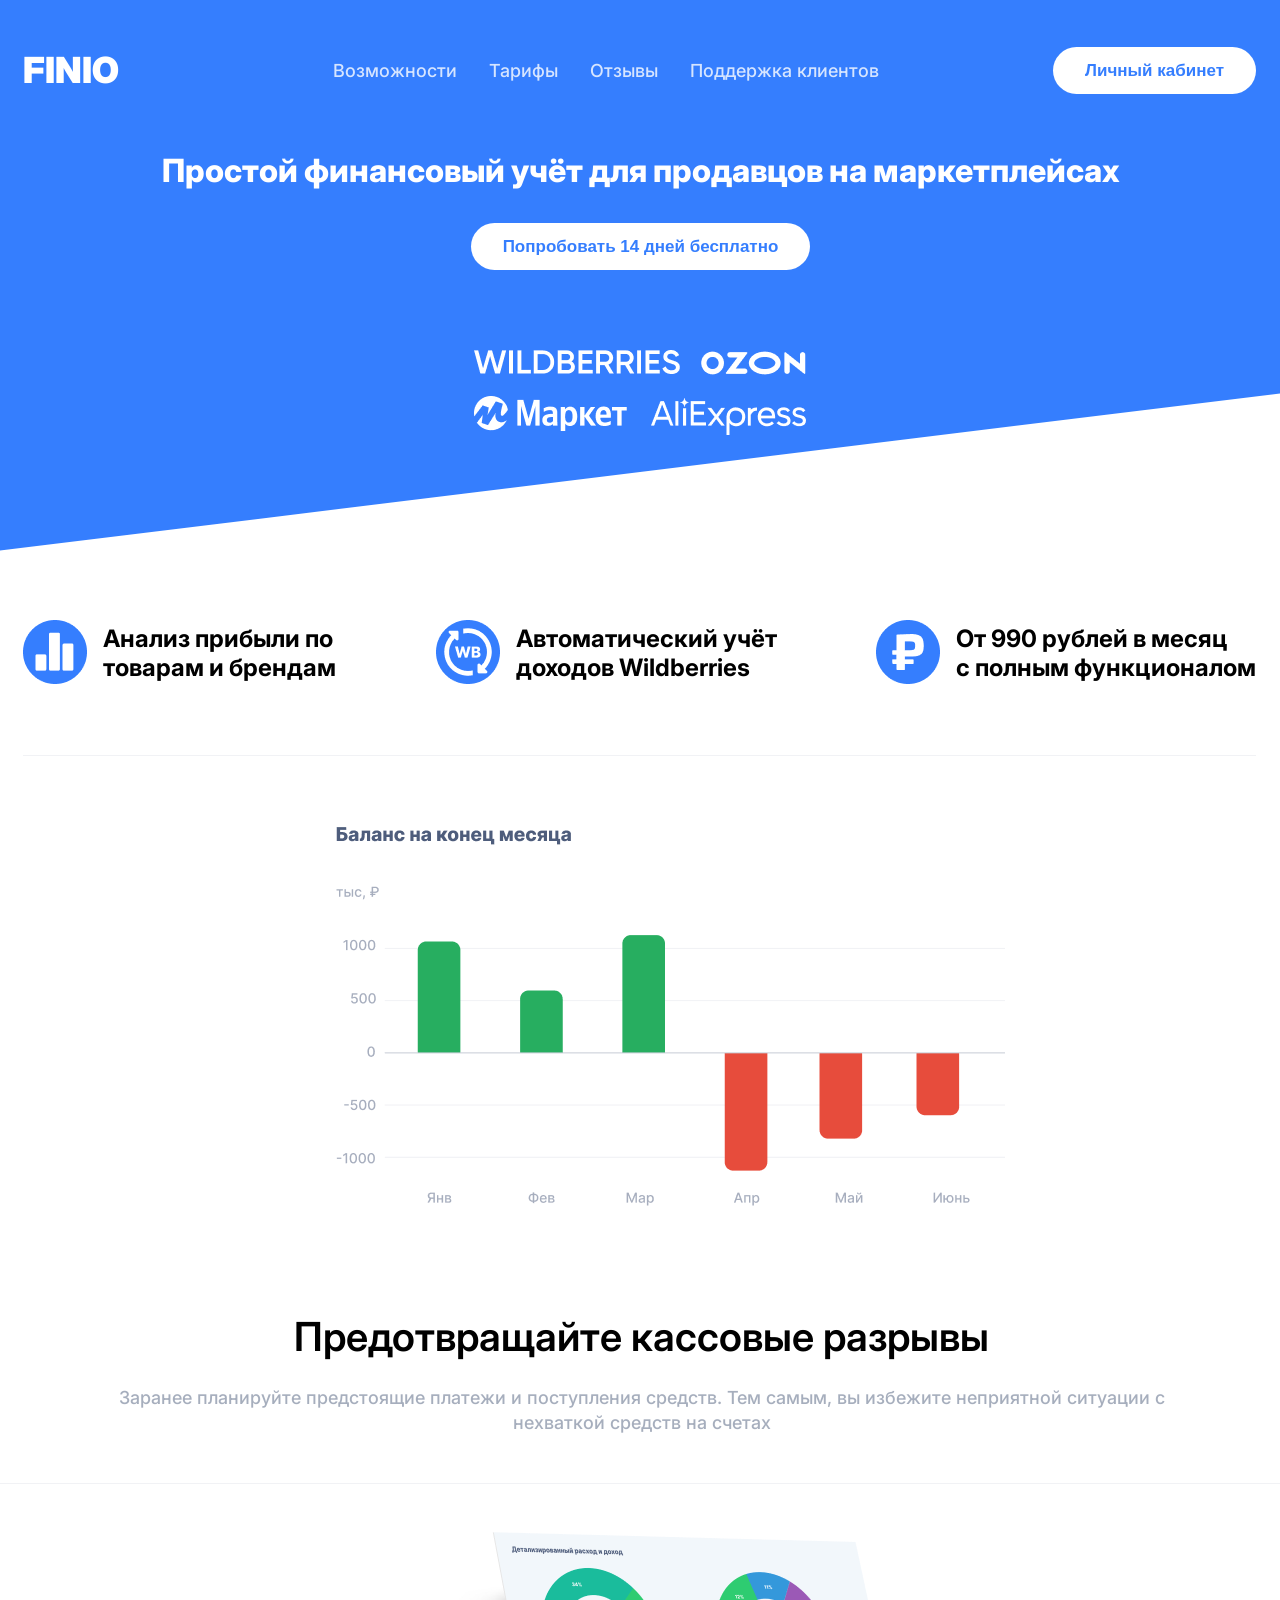
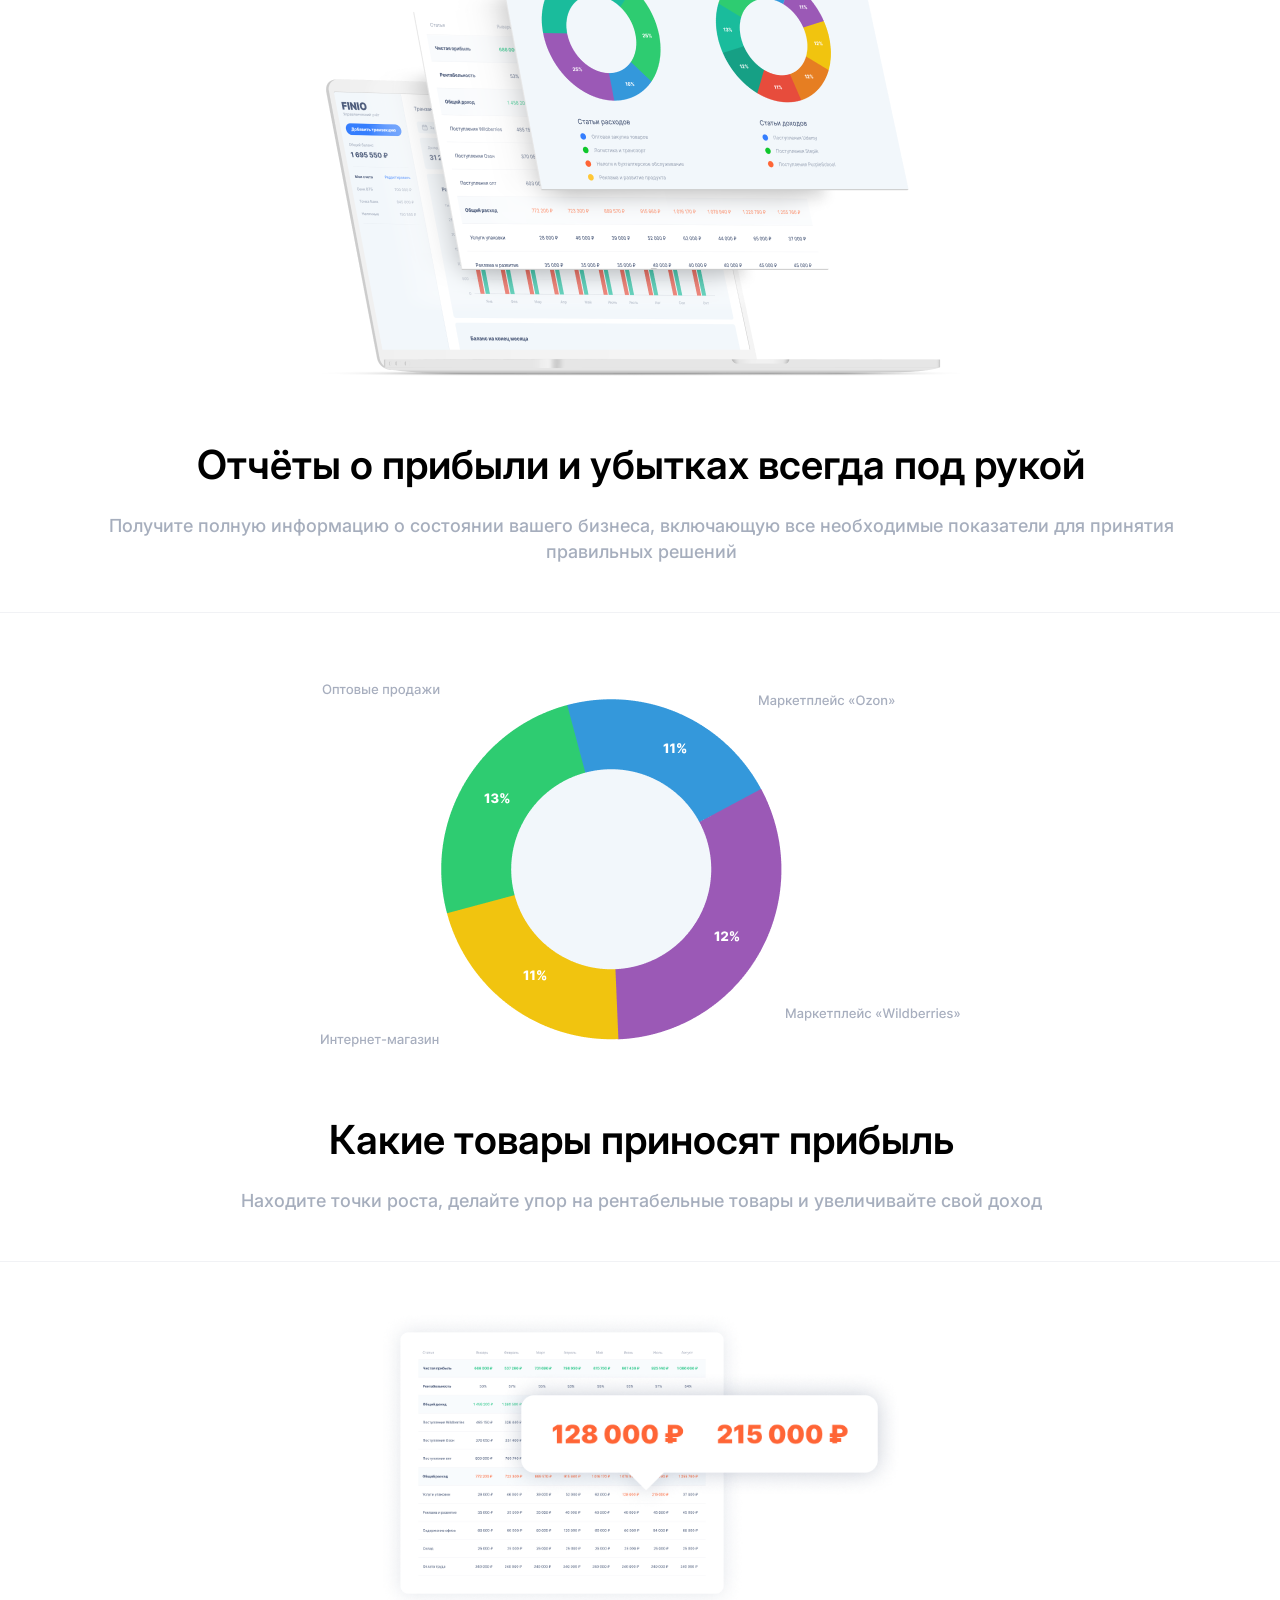
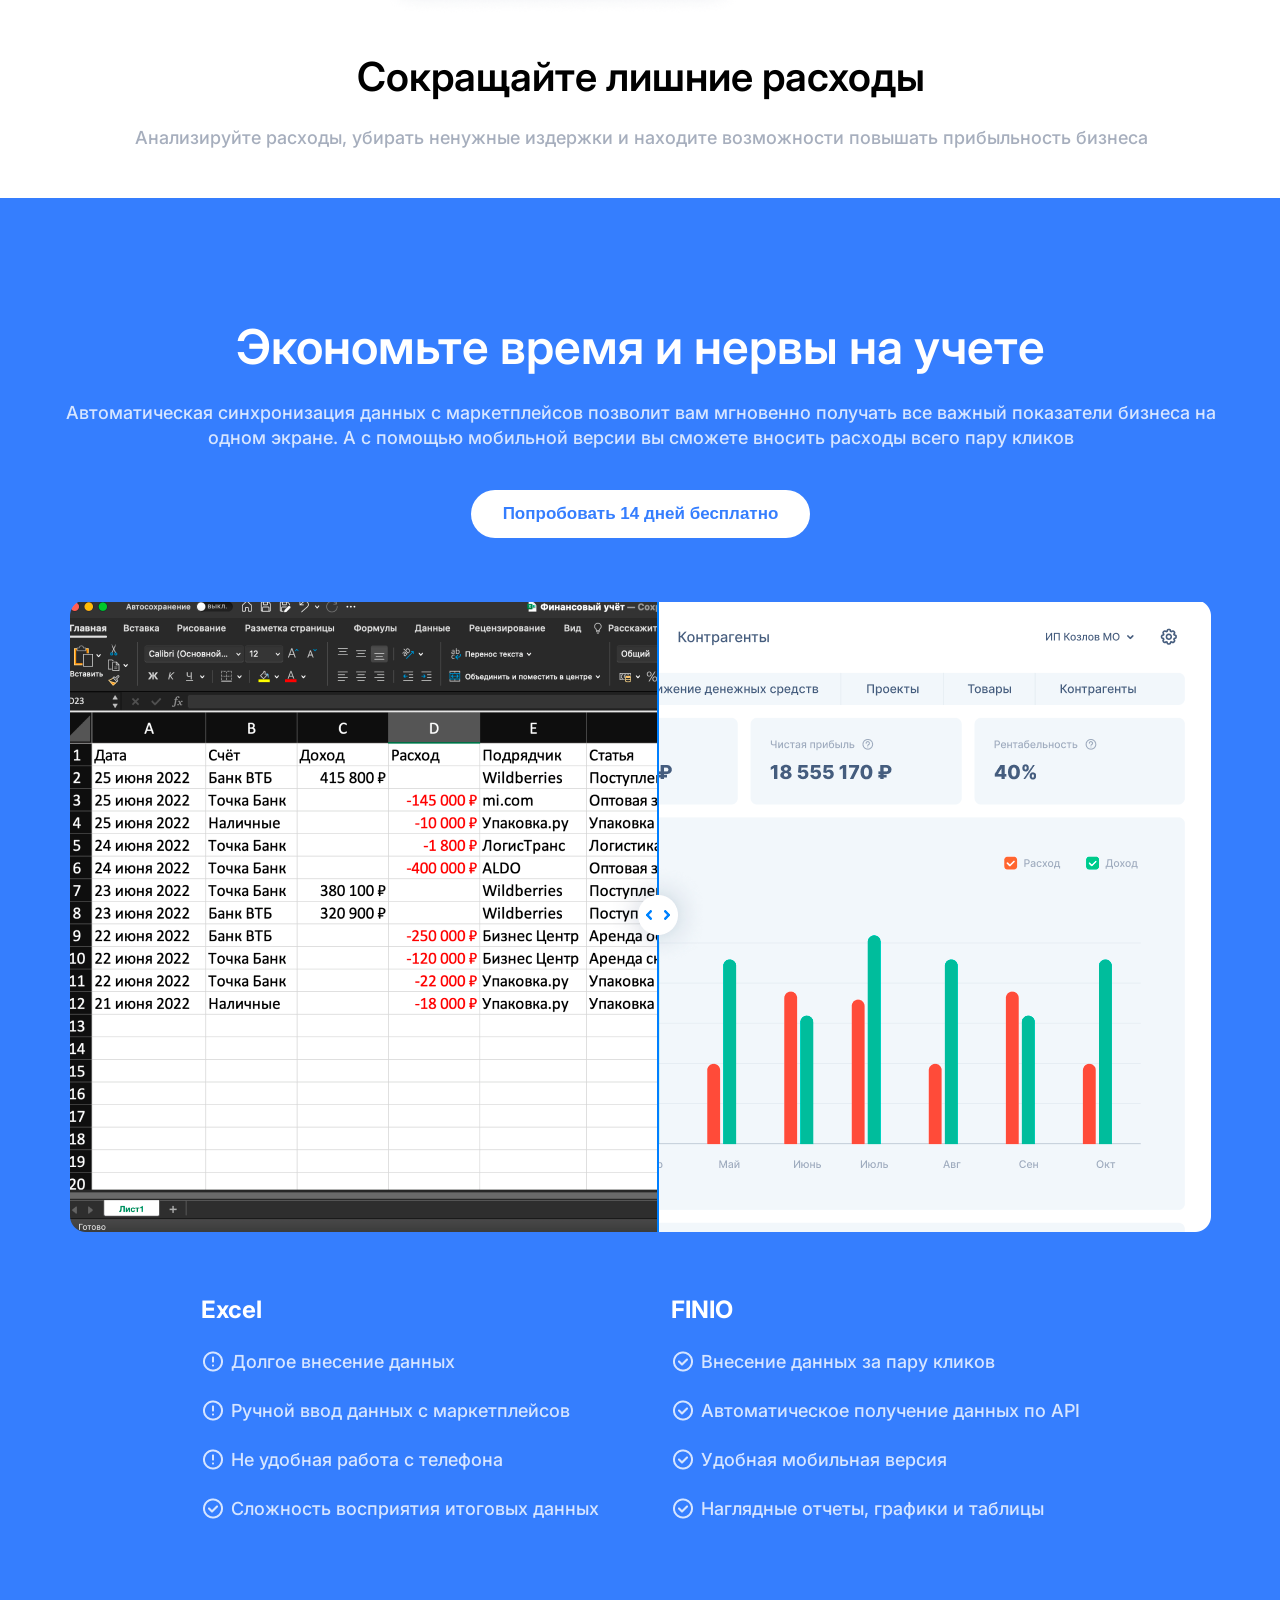
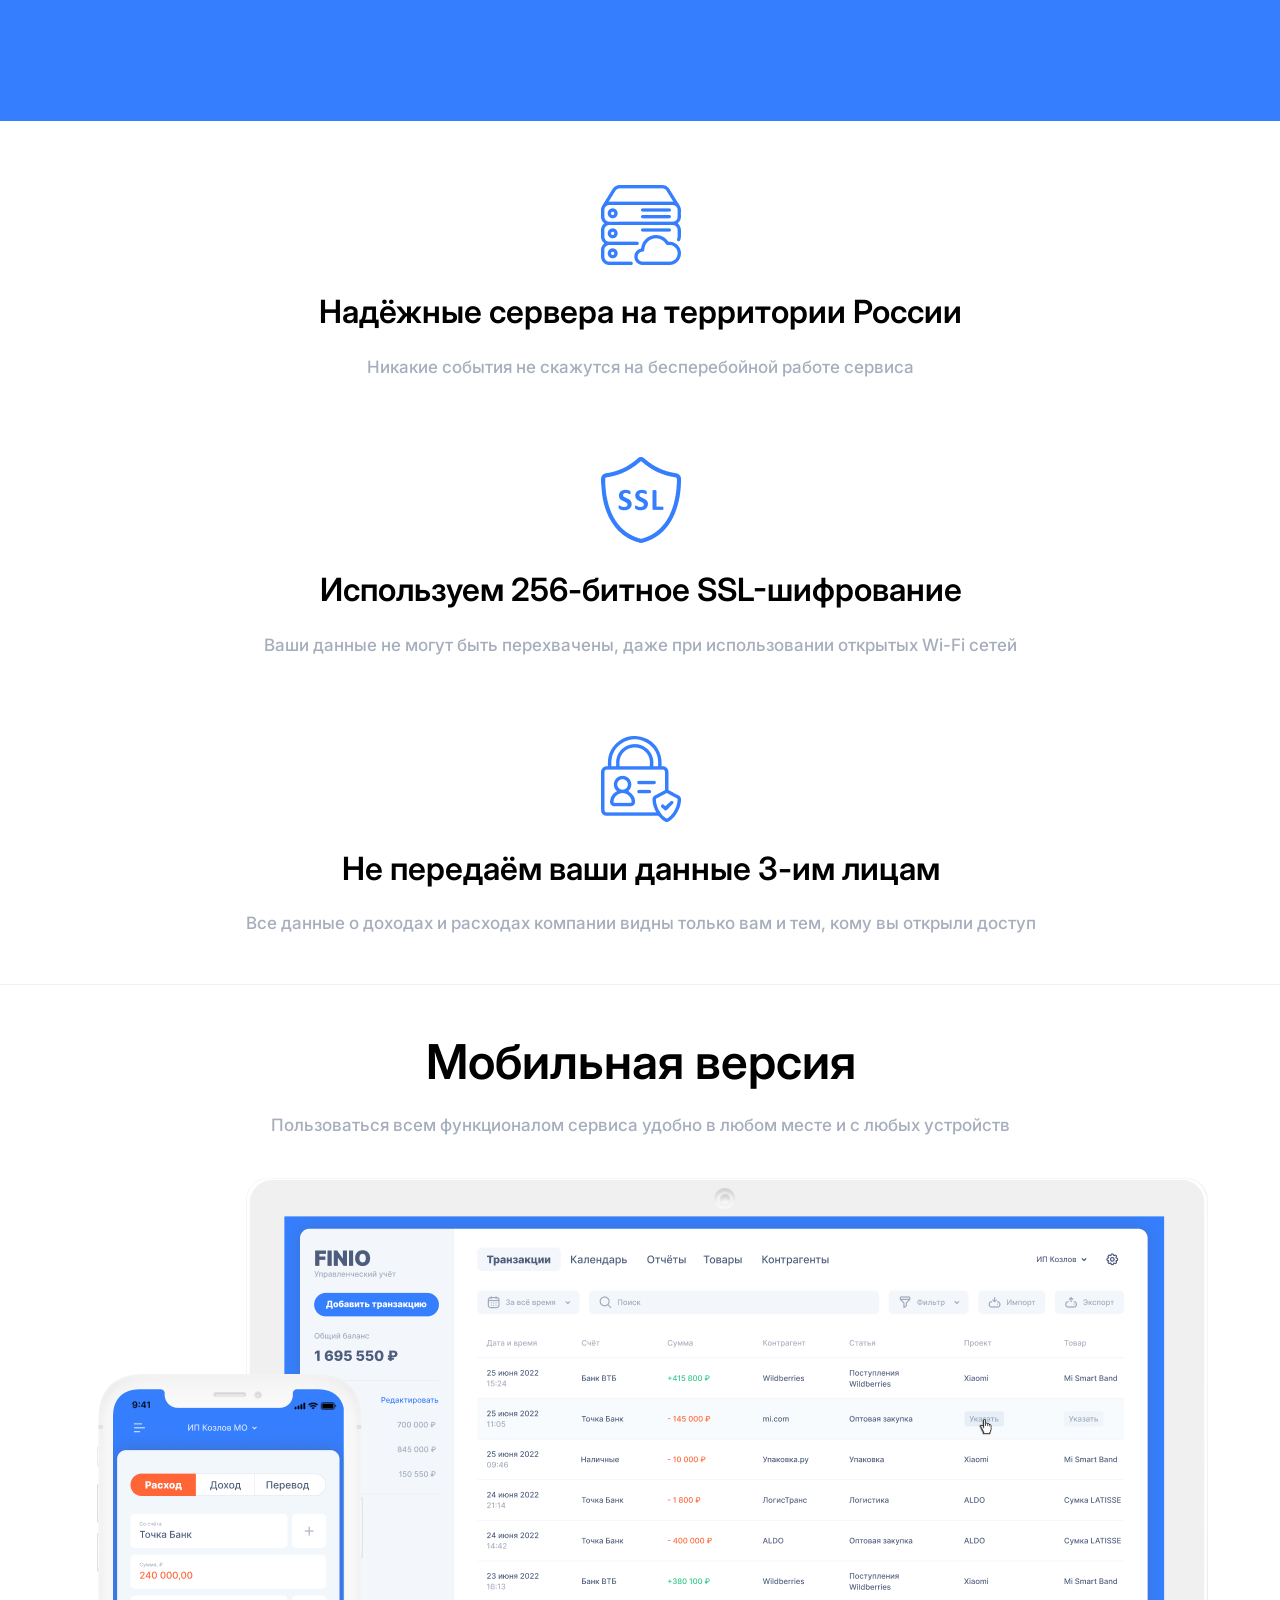
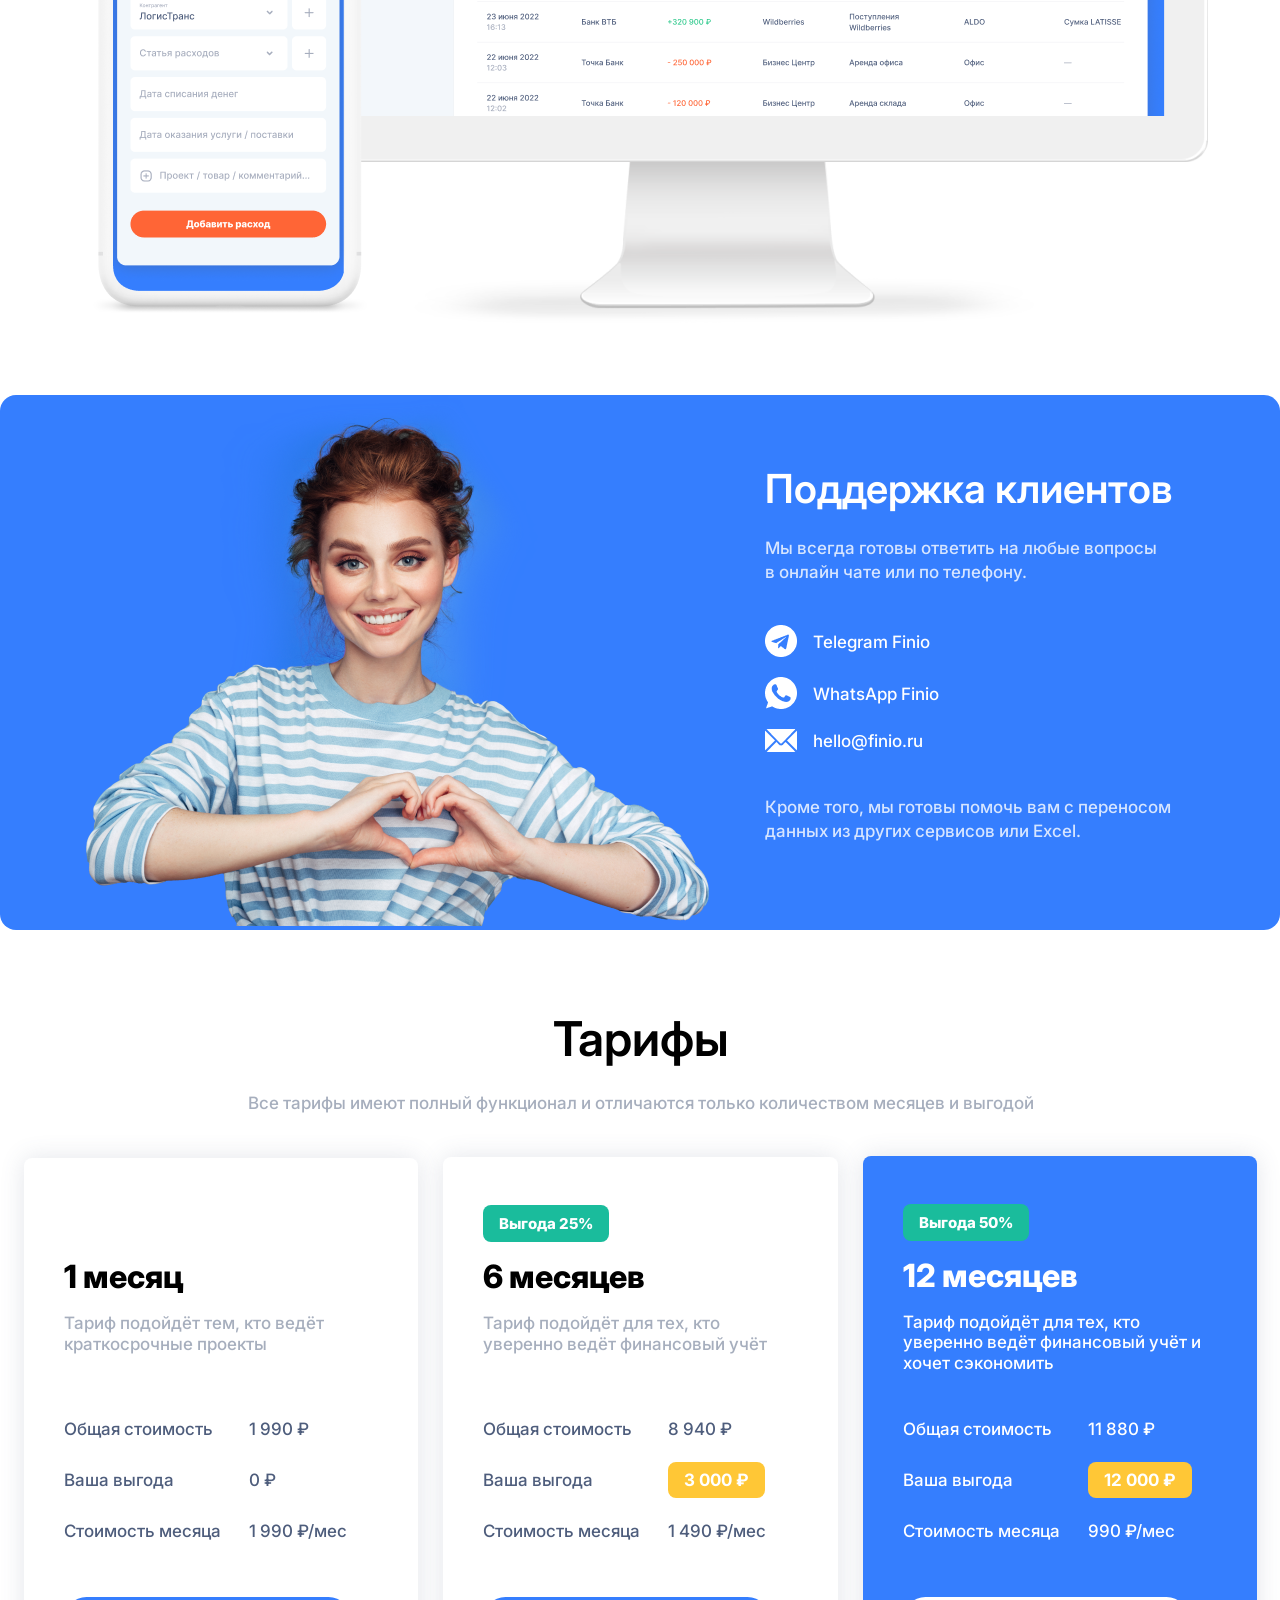
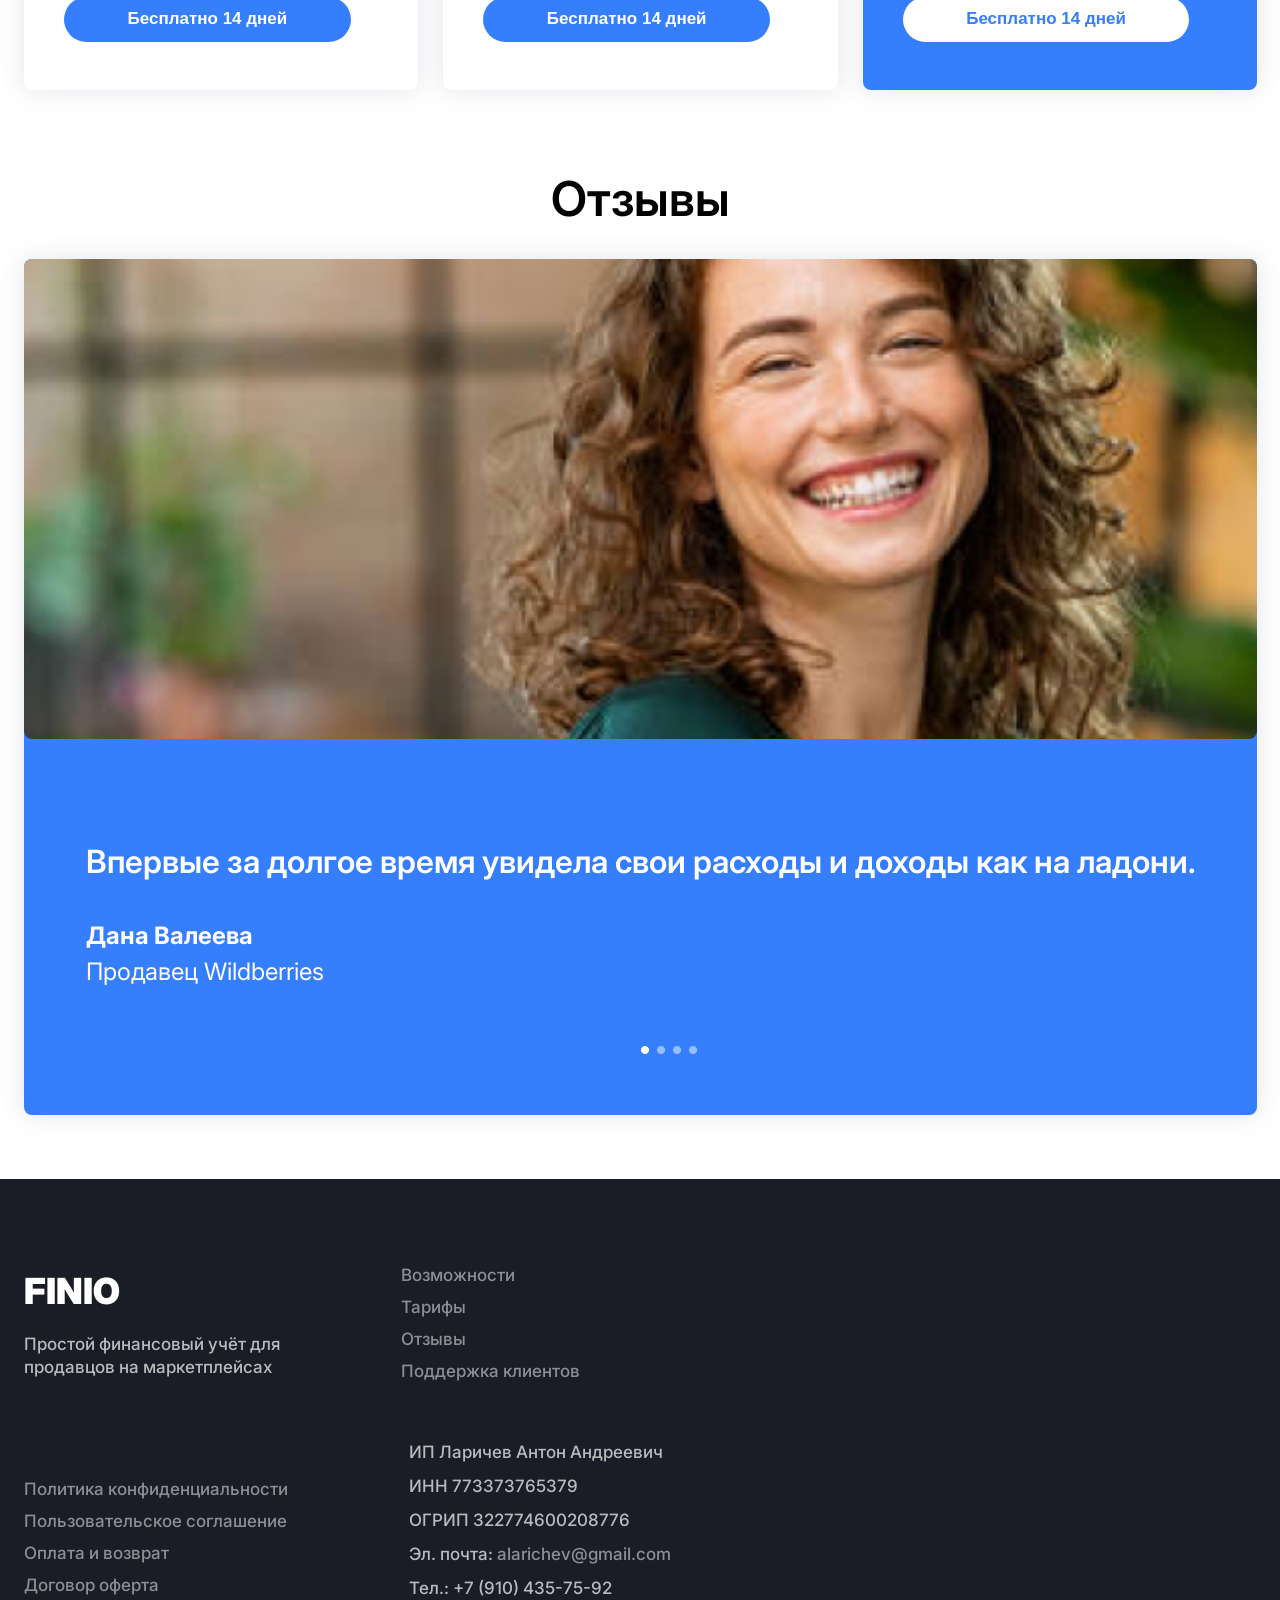
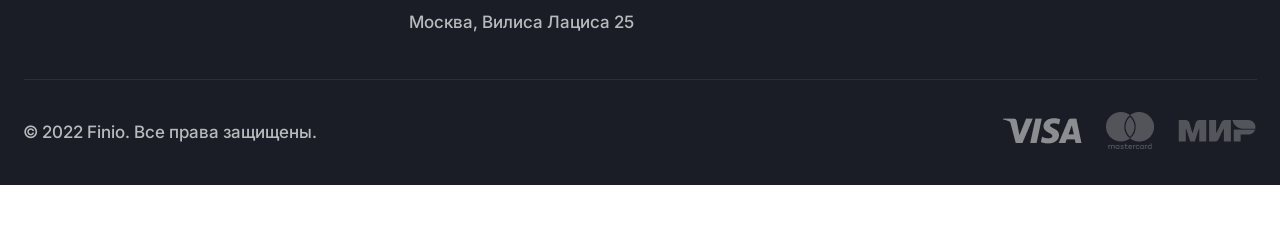
<file: 3-Finio/index.html>
<!DOCTYPE html>
<html lang="en">

<head>
    <meta charset="UTF-8">
    <meta name="viewport" content="width=device-width, initial-scale=1.0">
    <title>Finio</title>
    <link rel="preconnect" href="https://fonts.googleapis.com">
    <link rel="preconnect" href="https://fonts.gstatic.com" crossorigin>
    <link href="https://fonts.googleapis.com/css2?family=Inter:opsz,wght@14..32,100..900&display=swap" rel="stylesheet">
    <link rel="stylesheet" href="./Styles/Global.css">
    <link rel="stylesheet" href="./Styles/Components.css">
    <link rel="stylesheet" href="./Styles/Header.css">
    <link rel="stylesheet" href="./Styles/Pages.css">
    <link rel="stylesheet" href="./Styles/Footer.css">
    <link rel="stylesheet" href="./Styles/media.css">
</head>

<body>
    <header class="header">
        <div class="hero">
            <div class="hero__logo">FINIO</div>
            <nav>
                <ul class="hero__menu">
                    <li><a href="#">Возможности</a></li>
                    <li><a href="#">Тарифы</a></li>
                    <li><a href="#">Отзывы</a></li>
                    <li><a href="#">Поддержка клиентов</a></li>
                </ul>
            </nav>
            <button class="hero-button">Личный кабинет</button>
            <button class="button-ghost">
                <img src="./Images/menu.png" alt="Кнопка меню">
            </button>
        </div>
    </header>
    <main>
        <section class="section-bg section-indent">
            <div class="block"></div>
            <div class="header-wrapper">
                <div class="header-wrapper__information">
                    <div class="header-wrapper__text">
                        <h1 class="heading-one">Простой финансовый учёт для продавцов на маркетплейсах</h1>
                        <button class="hero-button">Попробовать 14 дней бесплатно</button>
                    </div>
                    <div class="header-wrapper__logo">
                        <img src="./Images/Group 194.png" alt="Логотипы маркетплейсов">
                    </div>
                </div>
                <div class="header-wrapper__image">
                    <img src="./Images/Group 191.png" alt="Приложение FINIO">
                </div>
            </div>

        </section>
        <section>
            <div class="stat">
                <div class="product-stat">
                    <div class="product-stat__icon">
                        <img src="./Images/Frame.png" alt="Иконка статистики">
                    </div>
                    <p class="product-stat__text">Анализ прибыли по <br> товарам и брендам</p>
                </div>
                <div class="product-stat">
                    <div class="product-stat__icon">
                        <img src="./Images/Frame2.png" alt="Иконка учета">
                    </div>
                    <p class="product-stat__text">Автоматический учёт <br> доходов Wildberries</p>
                </div>
                <div class="product-stat">
                    <div class="product-stat__icon">
                        <img src="./Images/Frame3.png" alt="Иконка оплаты">
                    </div>
                    <p class="product-stat__text">От 990 рублей в месяц <br> с полным функционалом</p>
                </div>
            </div>
        </section>
        <section>
            <div class="product-features product-features_indent1">
                <div class="product-features__inf">
                    <h3 class="product-features__h3  product-features__h3_style">Предотвращайте кассовые разрывы
                    </h3>
                    <p class="product-features-text product-features-text_color">Заранее планируйте предстоящие платежи
                        и поступления средств.
                        Тем
                        самым, вы избежите неприятной
                        ситуации с нехваткой средств на счетах</p>
                </div>
                <div class="product-icon">
                    <img src="./Images/Mask group.png" alt="Пример месячного баланса">
                </div>
            </div>
        </section>
        <section>
            <div class="product-features-reverse product-features_indent2">
                <div class="product-icon">
                    <img src="./Images/report 1.png" alt="Товары приносящие прибыль">
                </div>
                <div class="product-features__inf">
                    <h3 class="product-features__h3  product-features__h3_style">Отчёты о прибыли и убытках всегда
                        под рукой</h3>
                    <p class="product-features-text product-features-text_color">Получите полную информацию о состоянии
                        вашего бизнеса, включающую
                        все необходимые показатели для принятия правильных решений</p>
                </div>
            </div>
        </section>
        <section>
            <div class="product-features product-features_indent3">
                <div class="product-features__inf">
                    <h3 class="product-features__h3  product-features__h3_style">Какие товары приносят прибыль
                    </h3>
                    <p class="product-features-text product-features-text_color">Находите точки роста, делайте упор на
                        рентабельные товары и
                        увеличивайте свой доход</p>
                </div>
                <div class="product-icon">
                    <img src="./Images/Group 189.png" alt="Пример сокращения расходов">
                </div>
            </div>
        </section>
        <section>
            <div class="product-features-reverse product-features_indent4">
                <div class="product-picture">
                    <div class="product-picture-parts">
                        <div class="product-picture-part1">
                            <img src="./Images/Frame 193.png" alt="Пример месячного баланса">
                        </div>
                        <div class="product-picture-part2">
                            <img src="./Images/Frame 198.png" alt="Пример месячного баланса">
                        </div>
                    </div>
                </div>
                <div class="product-features__inf">
                    <h3 class="product-features__h3 product-features__h3_style">Сокращайте лишние расходы</h3>
                    <p class="product-features-text product-features-text_color">Анализируйте расходы, убирать ненужные
                        издержки и находите
                        возможности повышать прибыльность бизнеса</p>
                </div>
            </div>
        </section>
        <section class="section section-bg">
            <div class="wrapper">
                <div class="section-information">
                    <h2 class="h2 h2_color2 h2__position">Экономьте время и нервы на учете</h2>
                    <p
                        class="product-features-text product-features-text__center product-features-text_color2 product-features-position">
                        Автоматическая синхронизация данных с
                        маркетплейсов позволит вам мгновенно
                        получать все важный показатели
                        бизнеса на одном экране. А с помощью мобильной версии вы сможете вносить расходы всего пару
                        кликов
                    </p>
                </div>
                <button class="hero-button hero-button__indent">Попробовать 14 дней бесплатно</button>
                <div class="section__image">
                    <img src="./Images/stats.png" alt="Пример статистики">
                </div>
                <div class="block-list">
                    <div class="list-left">
                        <h5 class="block-list__h5">Excel</h5>
                        <ul class="block-list__inf">
                            <li class="block-list__item product-features-texts product-features-text_color2">Долгое
                                внесение данных</li>
                            <li class="block-list__item product-features-texts product-features-text_color2">Ручной ввод
                                данных с маркетплейсов</li>
                            <li class="block-list__item product-features-texts product-features-text_color2">Не удобная
                                работа с телефона</li>
                            <li class="block-list__item3 product-features-texts product-features-text_color2">Сложность
                                восприятия итоговых данных</li>
                        </ul>
                    </div>
                    <div class="list-right">
                        <h5 class="block-list__h5">FINIO</h5>
                        <ul class="block-list__inf">
                            <li class="block-list__item2 product-features-texts product-features-text_color2">Внесение
                                данных за пару кликов</li>
                            <li class="block-list__item2 product-features-texts product-features-text_color2">
                                Автоматическое получение данных по API</li>
                            <li class="block-list__item2 product-features-texts product-features-text_color2">Удобная
                                мобильная версия</li>
                            <li class="block-list__item3 product-features-texts product-features-text_color2">Наглядные
                                отчеты, графики и таблицы
                            </li>
                        </ul>
                    </div>
                </div>
            </div>
        </section>
        <section>
            <div class="banner-information">
                <div class="banner-item">
                    <div class="banner-item__icon">
                        <img src="./Images/servers 1.png" alt="Сервера в России">
                    </div>
                    <div class="banner-item__text">
                        <h3 class="banner-item__h3">Надёжные сервера на территории России</h3>
                        <p class="paragraph paragraph__indent paragraph__color">Никакие события не скажутся на
                            бесперебойной работе
                            сервиса</p>
                    </div>
                </div>
                <div class="banner-item">
                    <div class="banner-item__icon">
                        <img src="./Images/premium-icon-ssl-2603337 1.png" alt="Шифрование данных">
                    </div>
                    <div class="banner-item__text">
                        <h3 class="banner-item__h3">Используем 256-битное SSL-шифрование</h3>
                        <p class="paragraph paragraph__indent paragraph__color">Ваши данные не могут быть перехвачены,
                            даже при
                            использовании открытых
                            Wi-Fi сетей
                        </p>
                    </div>
                </div>
                <div class="banner-item">
                    <div class="banner-item__icon">
                        <img src="./Images/security 1.png" alt="Защита данных">
                    </div>
                    <div class="banner-item__text">
                        <h3 class="banner-item__h3">Не передаём ваши данные 3-им лицам</h3>
                        <p class="paragraph paragraph__indent paragraph__color">Все данные о доходах и расходах
                            компании видны
                            только вам
                            и тем, кому вы
                            открыли доступ</p>
                    </div>
                </div>
            </div>
        </section>
        <section>
            <div class="mobile-application">
                <h2 class="h2 h2_color h2__position">Мобильная версия</h2>
                <p class="paragraph paragraph_position paragraph_center paragraph__color">Пользоваться всем функционалом
                    сервиса удобно в
                    любом месте и с
                    любых устройств
                </p>
                <div class="mobile-application__image">
                    <img src="./Images/Group 203.png" alt="Мобильная версия приложения">
                </div>
            </div>
        </section>
        <section class="section-bg section-radius">
            <div class="block-customer-support">
                <div class="image-contain">
                    <img src="./Images/iStock-1391364912 1.png" alt="Клиентоориентированность">
                </div>
                <div class="block-customer-support__text">
                    <h3 class="product-features__h3 product-features__h3_color">Поддержка клиентов</h3>
                    <p class="paragraph paragraph_position paragraph__color2">Мы всегда готовы ответить на любые вопросы
                        <br>
                        в онлайн чате или
                        по телефону.
                    </p>
                    <div class="block-customer-support__message">
                        <div class="block-customer-support__item">
                            <div>
                                <img src="./Images/Icon-telegram.png" alt="Иконка telegram">
                            </div>
                            <p class="paragraph paragraph__color3 paragraph_margin">Telegram Finio</p>
                        </div>
                        <div class="block-customer-support__item">
                            <div>
                                <img src="./Images/Icon-whatsapp.png" alt="Иконка whatsapp">
                            </div>
                            <p class="paragraph paragraph__color3 paragraph_margin">WhatsApp Finio</p>
                        </div>
                        <div class="block-customer-support__item">
                            <div>
                                <img src="./Images/Icon-email.png" alt="Иконка email">
                            </div>
                            <p class="paragraph paragraph__color3 paragraph_margin">hello@finio.ru</p>
                        </div>
                    </div>
                    <p class="paragraph paragraph_position2 paragraph__color2">Кроме того, мы готовы помочь вам с
                        переносом <br> данных из других сервисов или Excel.
                    </p>
                </div>
            </div>
        </section>
        <section>
            <div class="wrapper">
                <h2 class="h2 h2_color h2__position">Тарифы</h2>
                <p class="paragraph paragraph_position paragraph_center paragraph__color">Все тарифы имеют полный
                    функционал и отличаются
                    только
                    количеством
                    месяцев и выгодой
                </p>
                <div class="rate">
                    <div class="rate-block1 rate-block_bg-w rate-block_shadow-radius">
                        <h4 class="rate-block__h4 rate-block__h4_color">1 месяц</h4>
                        <p class="rate-block__paragraph rate-block__paragraph_color">Тариф подойдёт тем, кто ведёт
                            краткосрочные проекты</p>
                        <div class="rate__price rate__price_color">
                            <div class="rate__named">
                                <div>Общая стоимость</div>
                                <div>Ваша выгода</div>
                                <div>Стоимость месяца</div>
                            </div>
                            <div class="rate__money">
                                <div>1 990 ₽</div>
                                <div>0 ₽</div>
                                <div>1 990 ₽/мес</div>
                            </div>
                        </div>
                        <button class="rate-button rate-button_blue">Бесплатно 14 дней</button>
                    </div>
                    <div class="rate-block2 rate-block_bg-w rate-block_shadow-radius">
                        <div class="banner banner_style">Выгода 25%</div>
                        <h4 class="rate-block__h4 rate-block__h4_color">6 месяцев</h4>
                        <p class="rate-block__paragraph rate-block__paragraph_color">Тариф подойдёт для тех, кто <br>
                            уверенно
                            ведёт финансовый учёт</p>
                        <div class="rate__price rate__price_color">
                            <div class="rate__named">
                                <div>Общая стоимость</div>
                                <div>Ваша выгода</div>
                                <div>Стоимость месяца</div>
                            </div>
                            <div>
                                <div class="rate__money">8 940 ₽</div>
                                <span class="rate__item rate__money">3 000 ₽</span>
                                <div class="rate__money">1 490 ₽/мес</div>
                            </div>
                        </div>
                        <button class="rate-button rate-button_blue">Бесплатно 14 дней</button>
                    </div>
                    <div class="rate-block2 rate-block_bg rate-block_shadow-radius">
                        <div class="banner banner_style">Выгода 50%</div>
                        <h4 class="rate-block__h4 rate-block__h4_color-w">12 месяцев</h4>
                        <p class="rate-block__paragraph rate-block__paragraph_color-w">Тариф подойдёт для тех, кто <br>
                            уверенно
                            ведёт финансовый учёт и хочет
                            сэкономить</p>
                        <div class="rate__price rate__price_color-w">
                            <div class="rate__named">
                                <div>Общая стоимость</div>
                                <div>Ваша выгода</div>
                                <div>Стоимость месяца</div>
                            </div>
                            <div>
                                <div class="rate__money">11 880 ₽</div>
                                <span class="rate__item rate__money">12 000 ₽</span>
                                <div class="rate__money">990 ₽/мес</div>
                            </div>
                        </div>
                        <button class="rate-button rate-button_white">Бесплатно 14 дней</button>
                    </div>
                </div>
            </div>
        </section>
        <section class="section-feedback">
            <h2 class="h2 h2_color h2__position">Отзывы</h2>
            <div class="section-bg rate-block_shadow-radius block-feedback">
                <div class="block-feedback__inf">
                    <div class="block-feedback__arrow-back">
                        <img src="./Images/Group 217.png" alt="Стрелка назад">
                    </div>
                    <h3 class="block-feedback__h3">Впервые за долгое время увидела свои расходы и
                        доходы как на
                        ладони.
                    </h3>
                    <p class="block-feedback__text block-feedback_weight600">Дана Валеева</p>
                    <p class="block-feedback__text block-feedback_weight500">Продавец Wildberries</p>
                    <div class="block-feedback__menu-swap">
                        <img src="./Images/Group 242.png" alt="Иконка меню отзывов">
                    </div>
                </div>
                <div class="block-feedback__images">
                    <div class="block-feedback__forward-arrow">
                        <img src="./Images/Group 218.png" alt="Стрелка вперед">
                    </div>
                </div>
            </div>
        </section>
    </main>
    <footer class="footer">
        <div class="footer-top">
            <div class="footer-top__block">
                <div class="footer-logo">
                    <div class="hero__logo logo-position">FINIO</div>
                    <p class="paragraph footer-color-text2 block-list__inf">Простой финансовый учёт для <br> продавцов
                        на маркетплейсах
                    </p>
                </div>
                <nav>
                    <ul>
                        <li><a href="#" class="paragraph footer-color-text1">Возможности</a></li>
                        <li><a href="#" class="paragraph footer-color-text1">Тарифы</a></li>
                        <li><a href="#" class="paragraph footer-color-text1">Отзывы</a></li>
                        <li><a href="#" class="paragraph footer-color-text1">Поддержка клиентов</a></li>
                    </ul>
                </nav>
            </div>
            <div class="footer-top__block">
                <nav>
                    <ul>
                        <li><a href="#" class="paragraph footer-color-text1">Политика конфиденциальности</a></li>
                        <li><a href="#" class="paragraph footer-color-text1">Пользовательское соглашение</a></li>
                        <li><a href="#" class="paragraph footer-color-text1">Оплата и возврат</a></li>
                        <li><a href="#" class="paragraph footer-color-text1">Договор оферта</a></li>
                    </ul>
                </nav>
                <div>
                    <ul>
                        <li class="paragraph footer-color-text2">ИП Ларичев Антон Андреевич </li>
                        <li class="paragraph footer-color-text2">ИНН 773373765379</li>
                        <li class="paragraph footer-color-text2">ОГРИП 322774600208776 </li>
                        <li class="paragraph footer-color-text2">Эл. почта: <span
                                class="footer-color-text1">alarichev@gmail.com</span></li>
                        <li class="paragraph footer-color-text2">Тел.: +7 (910) 435-75-92</li>
                        <li class="paragraph footer-color-text2">Москва, Вилиса Лациса 25</li>
                    </ul>
                </div>
            </div>

        </div>
        <div class="footer-bottom">
            <div class="paragraph footer-color-text2 block-list__inf">&#169 2022 Finio. Все права защищены.</div>
            <div>
                <img src="./Images/Frame 217.png" alt="Виды принимаемых карт">
            </div>
        </div>
    </footer>
</body>

</html>
</file>
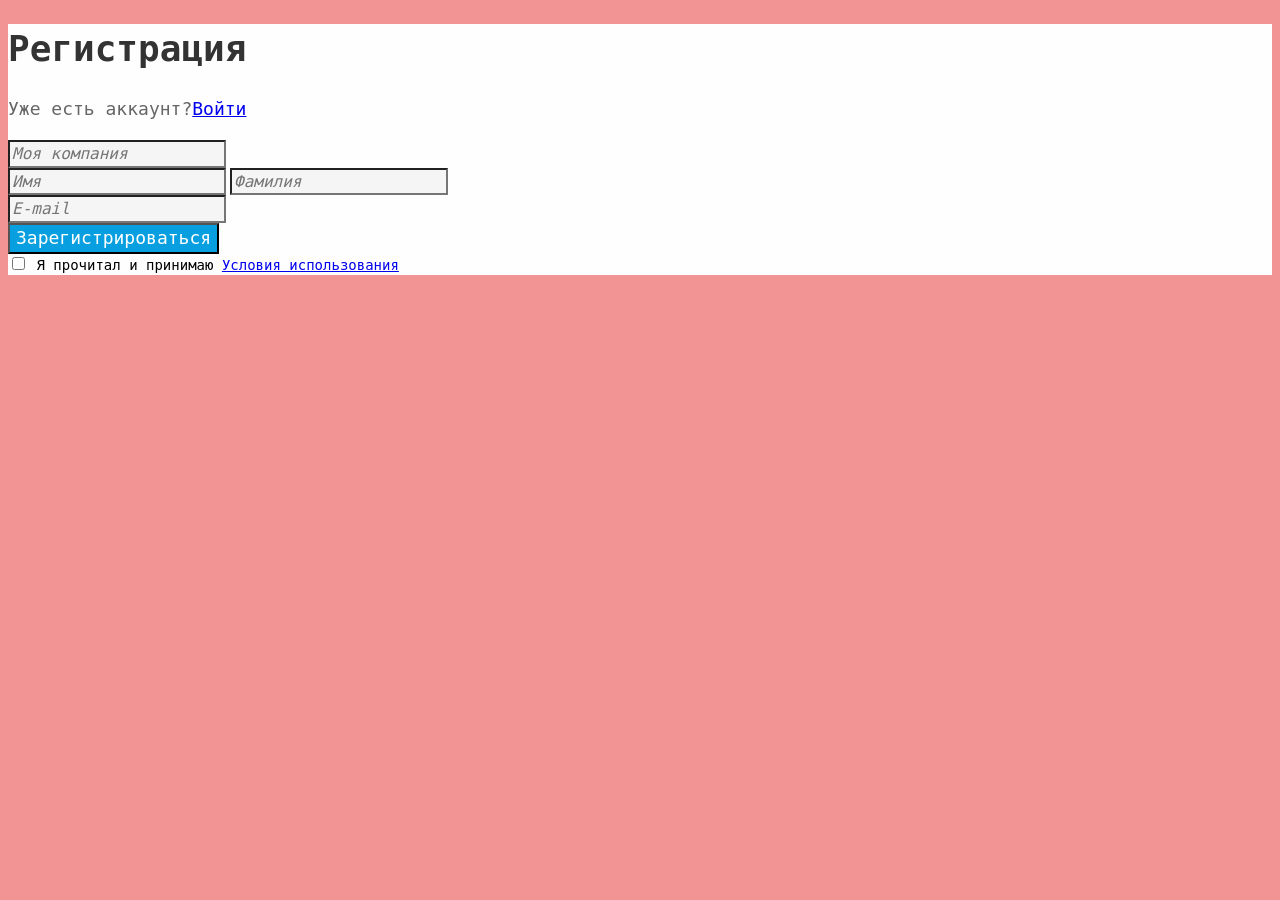
<file: 2-Form/Form.html>
<!DOCTYPE html>
<html lang="en">

<head>
    <meta charset="UTF-8">
    <meta name="viewport" content="width=device-width, initial-scale=1.0">
    <title>Document</title>
    <link rel="stylesheet" href="Form.css">
</head>

<body>
    <form action="#">
        <h1>Регистрация</h1>
        <p>Уже есть аккаунт?<a href="#">Войти</a></p>
        <div>
            <input type="text" name="text" id="text" placeholder="Моя компания">
        </div>
        <div>
            <input type="text" name="name" id="name" placeholder="Имя">
            <input type="text" name="surname" id="surname" placeholder="Фамилия">
        </div>
        <div>
            <input type="email" name="email" id="email" placeholder="E-mail">
        </div>
        <button type="submit">Зарегистрироваться</button>
        <div class="mishanya">
            <input type="checkbox" name="conditions" id="conditions">
            <label for="conditions">Я прочитал и принимаю <a href="#">Условия использования</a></label>
        </div>
    </form>
</body>

</html>
</file>
<file: 3-Finio/Styles/Global.css>
:root {
    --color-black: #000000;
    --color-white: #FFFFFF;
    --color-navigation: #FFFFFFCC;
    --color-navigation-hover: #d3d3d3e3;
    --color-text-transparency: #4E5D7C80;
    --color-text: #4E5D7C;
    --color-button: #357EFE;
    --color-button-hover: #246eec;
    --color-banner-one: #1ABC9C;
    --color-item: #FFC736;
    --color-border: #4E5D7C14;
    --color-bg-white: #4E5D7C29;
    --color-banner-border: #FFFFFF29;
    --color-footer-text1: #FFFFFF80;
    --color-footer-text2: #FFFFFFB2;
    --color-footer-bg: #1A1D25;
    --color-footer-border: #FFFFFF14;

    --max-width-lending: 1360px;
    --max-width-footer: 1600px;
}

body {
    font-family: "Inter", serif;
    margin: 0;
}

a {
    text-decoration: none;
}
</file>
<file: 3-Finio/Styles/Components.css>
.header {
    background-color: var(--color-button);
}

.section-bg {
    background-color: var(--color-button);
}

.hero-button {
    padding: 12px 32px;
    border: none;
    border-radius: 34px;
    font-weight: 800;
    font-size: 17px;
    line-height: 140%;
    background-color: var(--color-white);
    color: var(--color-button);
    cursor: pointer;
}

.hero-button:hover {
    background-color: var(--color-navigation-hover);
    color: var(--color-button-hover);
}

.product-features__h3 {
    font-weight: 600;
    font-size: 40px;
    line-height: 120%;
    margin: 0;
}

.product-features__h3_style {
    color: var(--color-black);
}

.product-features-text {
    font-weight: 500;
    font-size: 18px;
    line-height: 140%;
    margin: 0;
}

.product-features-texts {
    font-weight: 500;
    font-size: 18px;
    line-height: 140%;
    margin: 0;
}

.product-features-text_color {
    color: var(--color-text-transparency);
}

.product-features-text_color2 {
    color: var(--color-navigation);
}

.h2 {
    font-weight: 600;
    font-size: 48px;
    line-height: 120%;
    margin-top: 0;
    margin-bottom:0;
}

.h2__position {
    text-align: center;
}

.h2_color {
    color: var(--color-black);
}

.h2_color2 {
    color: var(--color-white);
}

.paragraph {
    font-weight: 500;
    font-size: 17px;
    line-height: 140%;
}

.paragraph__color {
    color: var(--color-text-transparency);
}

.paragraph__color2 {
    color: var(--color-navigation);
}

.paragraph__color3 {
    color: var(--color-white);
}

.paragraph_position {
    margin-top: 24px;
    margin-bottom: 40px;
}

.paragraph_position2 {
    margin-top: 40px;
}

.paragraph_center {
    text-align: center;
}

.paragraph_margin {
    margin: 0;
}
</file>
<file: 3-Finio/Styles/Header.css>
.hero {
    max-width: var(--max-width-lending);
    display: flex;
    justify-content: space-between;
    align-items: center;
    margin: 0 auto;
    padding-top: 40px;
    padding-bottom: 19px;
}

.hero__logo {
    font-weight: 900;
    font-size: 36px;
    line-height: 140%;
    color: var(--color-white);
}

.hero__menu {
    list-style: none;
    display: flex;
    gap: 32px;
    font-weight: 500;
    font-size: 18px;
    line-height: 140%;
    cursor: pointer;
}

.hero__menu a {
    color: var(--color-navigation);
}

.hero__menu a:hover {
    color: var(--color-navigation-hover);
}

.button-ghost {
    display: none;
    background: none;
    border: none;
}
</file>
<file: 3-Finio/Styles/Pages.css>
.section-indent {
    padding-top: 79px;
    position: relative;
}

.header-wrapper {
    max-width: var(--max-width-lending);
    display: flex;
    margin: 0 auto;
    gap: 90px;
    padding-bottom: 33px;
    margin-bottom: 47px;
    width: fit-content;
}

.header-wrapper__information {
    display: flex;
    gap: 80px;
    flex-direction: column;
}

.block {
    width: 100%;
    height: 524px;
    position: absolute;
    bottom: -40%;
    right: 0;
    transform: skewX(20deg);
    transform: skewY(-7deg);
    background-color: var(--color-white);
}

.header-wrapper__image {
    position: relative;
}

.heading-one {
    font-weight: 800;
    font-size: 40px;
    line-height: 120%;
    color: var(--color-white);
    margin-bottom: 40px;
}

.header-wrapper__text {
    width: 150%;
}

.stat {
    background-color: var(--color-white);
    max-width: var(--max-width-lending);
    display: flex;
    justify-content: space-between;
    align-items: center;
    flex-wrap: wrap;
    gap: 64px;
    margin: 0 auto;
    padding-bottom: 80px;
    border-bottom: 1px solid var(--color-border);
    margin-top: 32px;
    margin-bottom: 63px;
    position: relative;
}

.product-stat {
    display: flex;
    align-items: center;
    gap: 16px;
}

.product-stat__text {
    font-weight: 700;
    font-size: 24px;
    line-height: 120%;
    color: var(--color-black);
}

.product-features {
    display: flex;
    max-width: var(--max-width-lending);
    margin: 0 auto;
}

.product-features-reverse {
    display: flex;
    max-width: var(--max-width-lending);
    margin: 0 auto;
}

.product-features_indent1 {
    padding-bottom: 37.5px;
    border-bottom: 1px solid var(--color-border);
    margin-bottom: 80px;
    gap: 63px;
}

.product-features_indent2 {
    padding-bottom: 80px;
    border-bottom: 1px solid var(--color-border);
    margin-bottom: 45px;
    gap: 65px;
}

.product-features_indent3 {
    padding-bottom: 43px;
    border-bottom: 1px solid var(--color-border);
    margin-bottom: 80px;
    gap: 38px;
}

.product-features_indent4 {
    margin-bottom: 120px;
    gap: 247px;
}


.product-features__inf {
    display: flex;
    flex-direction: column;
    gap: 24px;
    justify-content: center;
    align-items: left;
}

.product-features-text__center {
    text-align: center;
}

.product-features-position {
    margin-top: 24px;
}

.product-picture {
    position: relative;
}

.product-picture-part2 {
    position: absolute;
    top: 110px;
    left: 193px;
}

.section {
    padding: 120px 0 120px 0;
}

.hero-button__indent {
    display: block;
    margin: 0 auto;
    margin-top: 40px;
    margin-bottom: 64px;
}

.section-information {
    margin: 0 auto;
}

.section__image {
    display: flex;
    justify-content: center;
    margin-bottom: 64px;
}

.block-list {
    display: flex;
    justify-content: center;
    align-items: left;
    gap: 72px;
}

.block-list__h5 {
    font-weight: 700;
    font-size: 24px;
    line-height: 120%;
    color: var(--color-white);
    margin-top: 0;
    margin-bottom: 24px;
}

.block-list__inf {
    margin: 0;
    padding: 0;
}

.block-list__item {
    list-style: none;
    background-image: url(../Images/exclamation-circle.png);
    background-repeat: no-repeat;
    background-position: left;
    padding-left: 30px;
    margin-bottom: 24px;
}

.block-list__item2 {
    list-style: none;
    background-image: url(../Images/check-circle.png);
    background-repeat: no-repeat;
    background-position: left;
    padding-left: 30px;
    margin-bottom: 24px;
}

.block-list__item3 {
    list-style: none;
    background-image: url(../Images/check-circle.png);
    background-repeat: no-repeat;
    background-position: left;
    padding-left: 30px;
}

.banner-information {
    max-width: var(--max-width-lending);
    margin: 0 auto;
    margin-top: 120px;
    margin-bottom: 80px;
    padding-bottom: 80px;
    border-bottom: 1px solid var(--color-border);
    display: flex;
    justify-content: center;
    align-items: center;
    gap: 78px;
}

.banner-item {
    display: flex;
    justify-content: center;
    align-items: left;
    flex-direction: column;
    gap: 24px;
}

.banner-item__text {
    display: flex;
    flex-direction: column;
    gap: 20px;
}

.banner-item__h3 {
    font-weight: 600;
    font-size: 32px;
    line-height: 120%;
    margin-top: 0;
    margin-bottom: 0;
}

.paragraph__indent {
    margin: 0;
}

.mobile-application__image {
    text-align: center;
}

.mobile-application {
    margin-bottom: 120px;
}

.section-radius {
    border-radius: 16px;
}

.block-customer-support {
    max-width: var(--max-width-lending);
    margin: 0 auto;
    display: flex;
    justify-content: center;
    align-items: center;
    gap: 74px;
    margin-bottom: 80px;
}

.product-features__h3_color {
    color: var(--color-white);
}

.block-customer-support__message {
    display: flex;
    flex-direction: column;
    gap: 16px;
}

.block-customer-support__item {
    display: flex;
    justify-content: left;
    align-items: center;
    gap: 16px;
}

.wrapper {
    max-width: var(--max-width-lending);
    margin: 0 auto;
    margin-bottom: 80px;
}

.rate-block1 {
    padding: 100px 40px 48px 40px;
}

.rate-block2 {
    padding: 48px 40px;
}

.rate-block_bg {
    background-color: var(--color-button);
}

.rate-block_bg-w {
    background-color: var(--color-white);
}

.rate-block_shadow-radius {
    box-shadow: 0 0 25px #4E5D7C29;
    border-radius: 8px;
}

.rate-block__h4 {
    margin-top: 0;
    margin-bottom: 16px;
    font-weight: 800;
    font-size: 32px;
    line-height: 120%;
}

.rate-block__h4_color {
    color: var(--color-black);
}

.rate-block__h4_color-w {
    color: var(--color-white);
}

.rate-block__paragraph {
    font-weight: 500;
    font-size: 17px;
    line-height: 120%;
}

.rate-block__paragraph_color {
    color: var(--color-text-transparency);  
}

.rate-block__paragraph_color-w {
    color: var(--color-white);
}

.rate__price {
    display: flex;
    gap: 28px;
    font-weight: 500;
    font-size: 17px;
    line-height: 300%;
    margin-bottom: 40px;
}

.rate__price_color {
    margin-top: 50px;
    color: var(--color-text);
}

.rate__price_color-w {
    margin-top: 31px;
    color: var(--color-white);
}

.rate__many {
    margin-left: 50px;
}

.rate__item {
    font-weight: 700;
    color: var(--color-white);
    background-color: var(--color-item);
    border-radius: 8px;
    padding: 8px 16px;
}

.rate-button {
    padding: 12px 63.5px;
    border-radius: 47px;
    font-weight: 800;
    font-size: 17px;
    line-height: 120%;
    border: none;
}

.rate-button_blue {
    color: var(--color-white);
    background-color: var(--color-button);
}

.rate-button_white {
    color: var(--color-button);
    background-color: var(--color-white);
}

.rate {
    display: grid;
    align-items: end;
    grid-template-columns: repeat(3, 1fr);
    gap: 25px;
}

.banner {
    width: fit-content;
    padding: 8px 16px;
    border-radius: 8px;
    color: var(--color-white);
    margin-bottom: 16px;
}

.banner_style {
    display: flex;
    font-weight: 800;
    font-size: 15px;
    line-height: 140%;
    background-color: var(--color-banner-one);
}

.block-feedback {
    max-width: var(--max-width-lending);
    margin: 0 auto;
    margin-top: 40px;
    margin-bottom: 80px;
    display: flex;
    justify-content: center;
    align-items: center;
    gap: 24px;
}

.block-feedback__inf {
    padding: 60px 120px;
    position: relative;
}

.block-feedback__h3 {
    font-weight: 600;
    font-size: 32px;
    line-height: 120%;
    margin-bottom: 40px;
    color: var(--color-white);
}

.block-feedback__text {
    font-size: 24px;
    line-height: 120%;
    color: var(--color-white);
}

.block-feedback_weight600 {
    font-weight: 700;
    margin-bottom: 8px;
}

.block-feedback_weight500 {
    font-weight: 400;
    margin-top: 0;
}

.block-feedback__images {
    width: 110em;
    height: 30em;
    background-image: url("../Images/image49.png");
    background-size: cover;
    border-radius: 0 8px 8px 0;
    position: relative;
}

.block-feedback__forward-arrow {
    position: absolute;
    top: 40%;
    left: 80%;
}

.block-feedback__arrow-back {
    position: absolute;
    top: 36%;
    left: 1%;
}

.block-feedback__menu-swap {
    display: none;
}
</file>
<file: 3-Finio/Styles/Footer.css>
footer {
    background-color: var(--color-footer-bg);
}

.footer-top {
    max-width: var(--max-width-footer);
    margin: 0 auto;
    padding-top: 80px;
    padding-bottom: 40px;
    border-bottom: 1px solid var(--color-footer-border);
    display: flex;
    justify-content: space-between;
    align-items: top;
}

.footer-top__block {
    display: flex;
    justify-content: center;
    align-items: top;
    gap: 121px;
}

.footer-top__block ul {
    list-style: none;
    margin: 0;
    padding-left: 0;
}

.footer-top__block ul>li {
    line-height: 200%;
}

.footer-logo {
    display: flex;
    justify-content: top;
    align-items: left;
    flex-direction: column;
    gap: 16px;
}

.footer-color-text2 {
    color: var(--color-footer-text2);
}

.footer-color-text1 {
    color: var(--color-footer-text1);
}

.footer-bottom {
    max-width: var(--max-width-footer);
    margin: 0 auto;
    display: flex;
    justify-content: space-between;
    align-items: center;
    padding-top: 32px;
    padding-bottom: 32px;
}
</file>
<file: 3-Finio/Styles/media.css>
/* Header */
@media (max-width: 1200px) {
    .hero__menu {
        display: none;
    }
    
    header .hero-button {
        display: none;
    }
    
    .button-ghost {
        display: block;
    }
    
    .hero {
        border-bottom: 1px solid var(--color-banner-border);
        margin-left: 23px;
        margin-right: 24px;
    }

    .stat {
        flex-direction: column;
        gap: 32px;
    }
}

@media (max-width: 1400px) {
    .hero {
        margin-left: 23px;
        margin-right: 24px;
    }
}


/* Page */

/* section 1 */

@media (max-width: 1550px) {
    .section-indent {
        padding-top: 32px;
        padding-left: 24px;
        padding-right: 23px;
    }
    
    .header-wrapper__image {
        display: none;
    }

    .header-wrapper {
        padding-bottom: 130px;
        margin: 0 auto;
    }

    .header-wrapper__information {
        display: flex;
        align-items: center;
        flex-direction: column;
    }

    .header-wrapper__text {
        width: 100%;
        text-align: center;
    }

    .heading-one {
        font-weight: 800;
        font-size: 32px;
        line-height: 120%;
        width: 100%;
        height: auto;
        margin-top: 0;
        margin-bottom: 32px;
    }
}

    @media (max-width: 750px) {
        .header-wrapper__information {
            align-items: start;
        }
    
        .header-wrapper__text {
            width: 100%;
            text-align: left;
        }

        .hero-button {
            padding: 12px 23.5px;
        }
    }

    /* section 1 block ghost */
    
    @media (max-width: 1550px) {
        .block {
            bottom: -95%;
        }
    }

    @media (max-width: 1020px) {
        .block {
            bottom: -90%;
        }
    }

    @media (max-width: 400px) {
        .block {
            bottom: -80%;
        }
    }

    /* section 2 */

@media (max-width: 750px) {
    .stat {
        flex-direction: column;
        align-items: start;
        justify-content: start;
    }
}

@media (max-width: 1250px) {
    .product-stat__text {
    font-weight: 700;
    font-size: 18px;
    line-height: 140%;
    }

    .stat {
        gap: 32px;
    }
}

@media (max-width: 1400px) {
    .stat {
        margin: 32px 24px 48px 23px;
        padding-bottom: 48px;
    }
}

/* section 3 */
@media (max-width: 1500px) {
    .product-features {
        padding-left: 24px;
        padding-right: 23px;
        flex-wrap: wrap-reverse;
        justify-content: center;
    }

    .product-features_indent1 {
        padding-bottom: 48px;
        margin-bottom: 48px;
    }

    .product-icon {
        display: flex;
        justify-content: center;
        position: relative;
    }

    .product-icon img {
        max-width: 100%;
        height: auto;
    }

    .product-features-text {
        text-align: center;
    }
}

@media (max-width: 1000px) {
    .product-features {
        gap: 32px;
    }

    .product-features__h3 {
        font-size: 32px;
        line-height: 120%;
    }
    
    .product-icon {
        display: flex;
        justify-content: left;
        align-items: left;
    }

    .product-features-text {
        text-align: left;
    } 
}

/* section 4 */
@media (max-width: 1500px) {
    .product-features-reverse {
        padding-left: 24px;
        padding-right: 23px;
        flex-wrap: wrap;
        justify-content: center;
    }

    .product-features_indent2 {
        padding-bottom: 48px;
        margin-bottom: 48px;
    }

    .product-features__inf {
        justify-content: center;
        align-items: center;
        padding-left: 24px;
        padding-right: 23px;
    }
}

@media (max-width: 1000px) {
    .product-features-reverse {
        gap: 32px;
    }

    .product-features__inf {
        padding-left: 0;
        padding-right: 0;
    }
}

/* section 5 */

@media (max-width: 1500px) {
    .product-features_indent3 {
        padding-bottom: 48px;
        margin-bottom: 48px;
    }
}

/* section 6 */

@media (max-width: 1500px) {
    .product-picture-parts img {
        max-width: 100%;
        height: auto;
    }

    .product-picture-part1 img {
        max-width: 70%;
        height: auto;
    }

    .product-picture-part2 {
        top: 60px;
        left: 118px;
    }

    .product-features_indent4 {
        margin-bottom: 48px;
        gap: 33px;
    }
}

/* section 7 */

@media (max-width: 1500px) {
    .wrapper {
        padding-left: 24px;
        padding-right: 23px;
    }

    .h2 {
        text-align: center;
    }

    .product-features-text {
        padding-left: 24px;
        padding-right: 23px;
    }
}

@media (max-width: 1250px) {
    .section__image {
        display: flex;
        justify-content: left;
        align-items: left;
    }

    .section__image img {
        max-width: 100%;
        height: auto;
    }

    .hero-button__indent {
        margin-bottom: 48px;
    }

    .section__image {
        margin-bottom: 54px;
    }

    .block-list {
        flex-wrap: wrap;
        gap: 48px;
    }

    .section {
        padding: 64px 0 64px 0;
    }
    
}

@media (max-width: 1000px) {
    .h2 {
        text-align: left;
        font-size: 36px;
    }

    .product-features-text {
        padding-left: 0;
        padding-right: 0;
    }

    .product-features-text__center {
        text-align: left;
    }

    .hero-button {
        padding: 12px 24px;
    }
}

/* section 8 */

@media (max-width: 1500px) {
    .banner-information {
        padding-left: 24px;
        padding-right: 23px;
        margin-top: 64px;
        margin-bottom: 48px;
        padding-bottom: 48px;
        flex-wrap: wrap;
    }

    .banner-item {
        align-items: center;
    }
    
    .banner-item__text {
        justify-content: center;
        align-items: center;
        gap: 24px;
    }
}

@media (max-width: 1250px) {
    .banner-information {
        gap: 32px;
    }
}

@media (max-width: 1000px) {
    .banner-information {
        justify-content: start;
    }

    .banner-item {
        justify-content: start;
        align-items: start;
    }

    .banner-item__text {
        justify-content: start;
        align-items: start;
    }

    .banner-item__h3 {
        font-size: 32px;
    }
}

/* section 9 */

@media (max-width: 1500px) {
    .mobile-application {
    padding-left: 24px;
    padding-right: 23px;
    margin-bottom: 64px;
    }
}

@media (max-width: 1200px) {
    .mobile-application__image {
        max-width: 100%;
        overflow: hidden;
    }
}

/* section 10 */

@media (max-width: 1500px) {
    .block-customer-support {
        flex-wrap: wrap-reverse;
        gap: 32px;
        margin-left: 24px;
        margin-right: 23px;
    }

    .image-contain img {
        max-width: 100%;
        height: auto;
    }

    .block-customer-support__text {
        padding-left: 24px;
        padding-right: 23px;
    }
}

@media (max-width: 1000px) {
    .block-customer-support {
        padding-top: 64px;
        margin-bottom: 48px;
        margin-left: 0;
        margin-right: 0;
    }

    .image-contain {
        margin-left: 24px;
        margin-right: 23px;
    }
}

/* Grid */
@media (max-width: 1200px) {
    .paragraph_position {
        text-align: left;
    }
    
    .rate {
        grid-template-columns: repeat(1, 1fr);
    }
}

/* section 11 */

@media (max-width: 1200px) {
    .wrapper {
        margin-bottom: 64px;
    }
}

/* section 12 */

@media (max-width: 1500px) {
    .block-feedback {
    flex-wrap: wrap-reverse;
    margin-top: 32px;
    margin-bottom: 64px;
}

    .section-feedback {
    margin-left: 24px;
    margin-right: 23px;
    }

    .block-feedback__inf {
        padding: 48px 24px 104px 24px;
    }

    .block-feedback__arrow-back {
        display: none;
    }

    .block-feedback__forward-arrow {
        display: none;
    }

    .block-feedback__menu-swap {
        display: block;
        position: absolute;
        top: 78%;
        left: 50%;
    }

    .block-feedback__images {
        border-radius: 8px;
        background-position: 30% 40%;
    }
}

@media (max-width: 1200px) {
    .block-feedback__menu-swap {
        left: 45%;
    }
}

@media (max-width: 700px) {
    .block-feedback__menu-swap {
        top: 81%;
        left: 45%;
    }

    .block-feedback__images {
        border-radius: 8px;
        background-position: 100% 40%;
    }
}

/* footer */

@media (max-width: 1620px) {
    .footer {
        margin-bottom: 64px;
    }

    .footer-top {
        flex-wrap: wrap;
        margin: 64px 23px 0 24px;
    }
}

@media (max-width: 1620px) {
    .footer-top {
        gap: 48px;
    }

    .footer-top__block {
        display: flex;
        justify-content: center;
        align-items: center;
    }

    .footer-bottom {
        flex-wrap: wrap;
        margin-left: 23px;
        margin-right: 24px;
        gap: 24px;
    }
}

@media (max-width: 750px) {
    .footer-top { 
        padding-bottom: 48px;
    }

    .footer-top__block {
        justify-content: start;
        flex-wrap: wrap;
        gap: 48px;
    }
}
</file>
<file: 2-Form/Form.css>
h1 {
    color: #333333;
    font-family: monospace;
    font-size: 36px;
    font-weight: bold;
    line-height: 49.03px;

}

p {
    color: #666666;
    font-family: monospace;
    font-size: 18px;
    font-weight: normal;
    line-height: 24.51px;
}

button {
    color: #ffffff;
    background-color: #089FE0;
    font-family: monospace;
    font-size: 18px;
    font-weight: normal;
    line-height: 24.51px;
}

form {
    background-color: #FFFEFE;
}

input {
    font-family: monospace;
    background-color: #F5F5F5;
    font-weight: normal;
    font-style: italic;
    font-size: 16px;
    line-height: 21.79px;
    color: #999999;

}

body {
    background-color: #F39494;
}

.mishanya {
    font-family: monospace;
    font-weight: normal;
    font-size: 14px;
    line-height: 19.07px;
}
</file>
